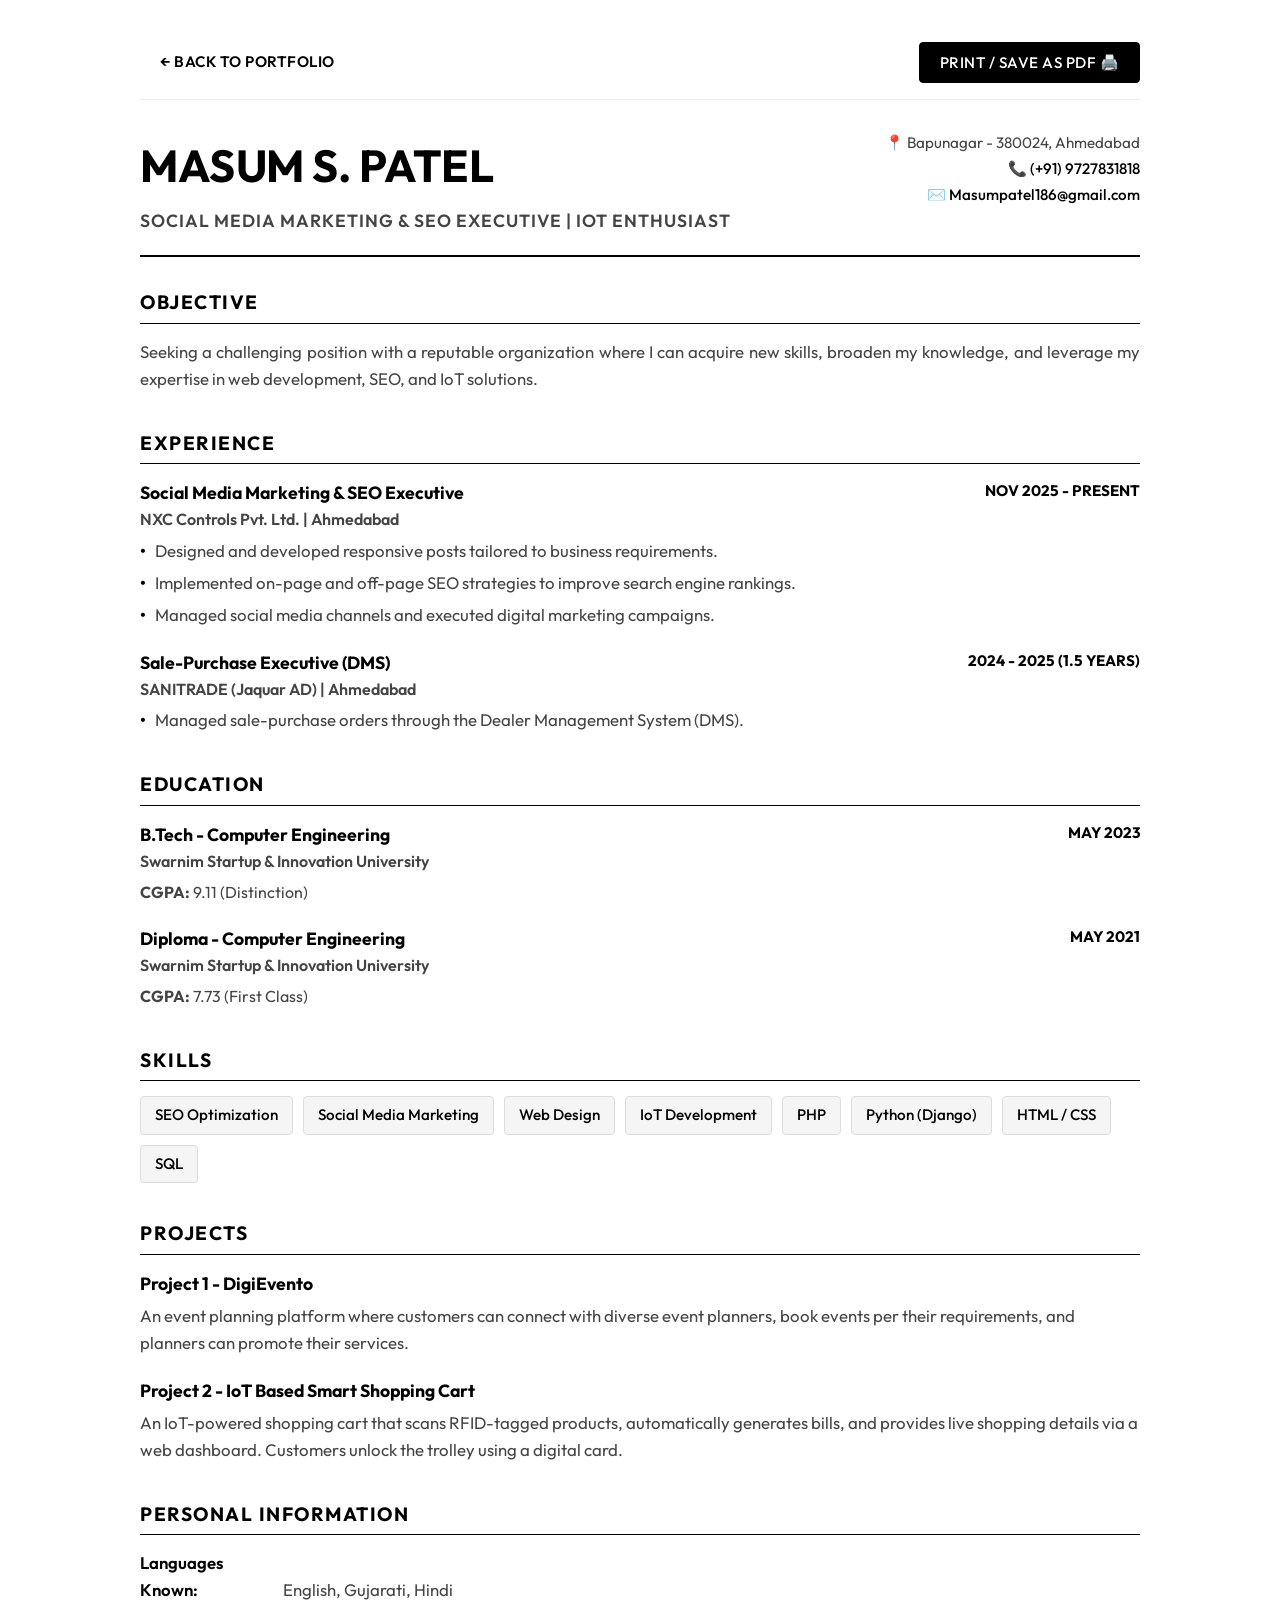
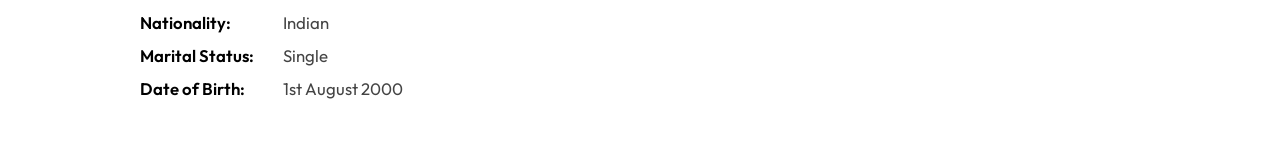
<file: resum.html>
<!DOCTYPE html>
<html lang="en">
<head>
    <meta charset="UTF-8">
    <meta name="viewport" content="width=device-width, initial-scale=1.0">
    <title>Masum S. Patel - Online Resume</title>
    <link href="https://fonts.googleapis.com/css2?family=Outfit:wght@300;400;500;600;700&display=swap" rel="stylesheet">
    <style>
        :root {
            --bg-color: #ffffff;
            --text-main: #000000;
            --text-muted: #444444;
            --border-color: #000000;
        }

        * {
            box-sizing: border-box;
            margin: 0;
            padding: 0;
            font-family: 'Outfit', sans-serif;
        }

        body {
            background-color: var(--bg-color);
            color: var(--text-main);
            line-height: 1.6;
            padding: 40px;
        }

        /* 100% Full Width Resume Container to match standard PDF */
        .resume-container {
            width: 100%;
            max-width: 1000px;
            margin: 0 auto;
            background-color: var(--bg-color);
            padding: 0px;
        }

        /* Header Styles matching professional PDF structure */
        header {
            border-bottom: 2px solid var(--border-color);
            padding-bottom: 20px;
            margin-bottom: 30px;
            display: flex;
            justify-content: space-between;
            align-items: flex-start;
            flex-wrap: wrap;
            gap: 20px;
        }

        .header-left h1 {
            font-size: 2.8rem;
            font-weight: 700;
            letter-spacing: -0.5px;
            text-transform: uppercase;
        }

        .title-tag {
            font-size: 1.1rem;
            color: var(--text-muted);
            margin-top: 5px;
            font-weight: 600;
            text-transform: uppercase;
            letter-spacing: 1px;
        }

        .header-right {
            text-align: right;
            font-size: 0.95rem;
            color: var(--text-muted);
            line-height: 1.7;
        }

        .header-right a {
            color: var(--text-main);
            text-decoration: none;
            font-weight: 500;
        }

        .header-right a:hover {
            text-decoration: underline;
        }

        /* Section Layout matching standard document structure */
        .section-title {
            font-size: 1.2rem;
            color: var(--text-main);
            text-transform: uppercase;
            letter-spacing: 1.5px;
            margin-bottom: 15px;
            font-weight: 700;
            border-bottom: 1px solid var(--border-color);
            padding-bottom: 5px;
        }

        section {
            margin-bottom: 35px;
        }

        p.objective {
            color: var(--text-muted);
            font-size: 1.05rem;
            text-align: justify;
        }

        /* Timeline Items for Experience & Education */
        .timeline-item {
            margin-bottom: 20px;
        }

        .timeline-header {
            display: flex;
            justify-content: space-between;
            font-weight: 700;
            font-size: 1.1rem;
            flex-wrap: wrap;
        }

        .timeline-company {
            color: var(--text-muted);
            font-weight: 600;
            font-size: 1rem;
            margin-bottom: 5px;
        }

        .timeline-date {
            color: var(--text-main);
            font-size: 0.95rem;
            font-weight: 700;
        }

        .timeline-body {
            color: var(--text-muted);
            margin-top: 5px;
            list-style: none;
            padding-left: 0;
        }

        .timeline-body li {
            margin-bottom: 5px;
            position: relative;
            padding-left: 15px;
            font-size: 1.05rem;
        }

        .timeline-body li::before {
            content: "•";
            position: absolute;
            left: 0;
            color: var(--text-main);
            font-weight: bold;
        }

        /* Skills Layout */
        .skills-grid {
            display: flex;
            flex-wrap: wrap;
            gap: 10px;
        }

        .skill-tag {
            background-color: #f5f5f5;
            border: 1px solid #dddddd;
            padding: 6px 14px;
            font-size: 0.95rem;
            font-weight: 500;
            border-radius: 4px;
            color: var(--text-main);
        }

        /* Top Action Bar (hidden during printing) */
        .actions {
            width: 100%;
            max-width: 1000px;
            margin: 0 auto 30px auto;
            display: flex;
            justify-content: space-between;
            align-items: center;
            border-bottom: 1px solid #eeeeee;
            padding-bottom: 15px;
        }

        .btn {
            background-color: #000000;
            border: 1px solid #000000;
            color: #ffffff;
            padding: 10px 20px;
            border-radius: 4px;
            cursor: pointer;
            text-decoration: none;
            font-size: 0.95rem;
            font-weight: 500;
            text-transform: uppercase;
            letter-spacing: 0.5px;
            transition: all 0.2s;
        }

        .btn:hover {
            background-color: transparent;
            color: #000000;
        }

        .btn-back {
            background: transparent;
            border: none;
            color: var(--text-main);
            font-weight: 600;
        }
        .btn-back:hover {
            text-decoration: underline;
            background: transparent;
            color: var(--text-main);
        }

        .personal-info-row p {
            font-size: 1.05rem;
            color: var(--text-muted);
            margin-bottom: 6px;
        }

        .personal-info-row strong {
            color: var(--text-main);
            font-weight: 600;
            display: inline-block;
            width: 140px;
        }

        /* Print Settings optimization */
        @media print {
            body { padding: 0; background: #ffffff; }
            .actions { display: none !important; }
            .resume-container { max-width: 100%; }
            .skill-tag { background: transparent !important; border: 1px solid #cccccc !important; }
        }

     /* =========================
   MOBILE VIEW
========================= */
@media (max-width: 768px) {

    body{
        padding:12px;
        font-size:12px;
    }

    .resume-container{
        max-width:100%;
    }

    header{
        display:flex;
        flex-direction:row;
        justify-content:space-between;
        align-items:flex-start;
        gap:10px;
    }

    .header-left h1{
        font-size:1.5rem;
    }

    .title-tag{
        font-size:.75rem;
    }

    .header-right{
        text-align:right;
        font-size:.75rem;
        line-height:1.4;
    }

    .section-title{
        font-size:.85rem;
        margin-bottom:8px;
    }

    section{
        margin-bottom:15px;
    }

    .objective,
    .timeline-body li,
    .timeline-body p,
    .personal-info-row p{
        font-size:.78rem;
        line-height:1.4;
    }

    .timeline-header{
        display:flex;
        flex-direction:row;
        justify-content:space-between;
        gap:5px;
        font-size:.85rem;
    }

    .timeline-company{
        font-size:.78rem;
    }

    .timeline-date{
        font-size:.75rem;
    }

    .skill-tag{
        font-size:.72rem;
        padding:4px 8px;
    }

    .personal-info-row strong{
        width:120px;
    }

    .actions{
        flex-direction:column;
        gap:10px;
    }

    .btn{
        width:100%;
        text-align:center;
    }
}


/* =========================
   PDF / PRINT - SINGLE PAGE
========================= */
@media print {

    @page{
        size:A4;
        margin:8mm;
    }

    body{
        padding:0;
        zoom:0.82;
        background:#fff;
    }

    .actions{
        display:none !important;
    }

    .resume-container{
        max-width:100%;
        width:100%;
    }

    section{
        margin-bottom:12px;
        page-break-inside:avoid;
    }

    .timeline-item{
        margin-bottom:10px;
        page-break-inside:avoid;
    }

    .header-left h1{
        font-size:24px;
    }

    .title-tag{
        font-size:11px;
    }

    .objective,
    .timeline-body li,
    .personal-info-row p{
        font-size:11px;
        line-height:1.3;
    }

    .section-title{
        font-size:12px;
        margin-bottom:8px;
    }

    .skill-tag{
        font-size:10px;
        padding:3px 8px;
        background:transparent !important;
        border:1px solid #ccc !important;
    }

    *{
        page-break-inside:avoid;
    }
}
    </style>
</head>
<body>

    <!-- TOP ACTION NAVIGATION -->
    <div class="actions">
        <a href="index.html" class="btn btn-back">← Back to Portfolio</a>
        <button onclick="window.print()" class="btn">Print / Save as PDF 🖨️</button>
    </div>

    <!-- MAIN RESUME BOX (100% WIDTH / WHITE BACKGROUND) -->
    <div class="resume-container">
        
        <!-- HEADER -->
        <header>
            <div class="header-left">
                <h1>MASUM S. PATEL</h1>
                <div class="title-tag">Social Media Marketing & SEO Executive | IoT Enthusiast</div>
            </div>
            <div class="header-right">
                <p>📍 Bapunagar - 380024, Ahmedabad</p>
                <p>📞 <a href="tel:+919727831818">(+91) 9727831818</a></p>
                <p>✉️ <a href="mailto:Masumpatel186@gmail.com">Masumpatel186@gmail.com</a></p>
            </div>
        </header>

        <!-- OBJECTIVE -->
        <section>
            <div class="section-title">Objective</div>
            <p class="objective">
                Seeking a challenging position with a reputable organization where I can acquire new skills, broaden my knowledge, and leverage my expertise in web development, SEO, and IoT solutions.
            </p>
        </section>

        <!-- EXPERIENCE -->
        <section>
            <div class="section-title">Experience</div>
            
            <div class="timeline-item">
                <div class="timeline-header">
                    <div>Social Media Marketing & SEO Executive</div>
                    <div class="timeline-date">NOV 2025 - PRESENT</div>
                </div>
                <div class="timeline-company">NXC Controls Pvt. Ltd. | Ahmedabad</div>
                <ul class="timeline-body">
                    <li>Designed and developed responsive posts tailored to business requirements.</li>
                    <li>Implemented on-page and off-page SEO strategies to improve search engine rankings.</li>
                    <li>Managed social media channels and executed digital marketing campaigns.</li>
                </ul>
            </div>

            <div class="timeline-item">
                <div class="timeline-header">
                    <div>Sale-Purchase Executive (DMS)</div>
                    <div class="timeline-date">2024 - 2025 (1.5 YEARS)</div>
                </div>
                <div class="timeline-company">SANITRADE (Jaquar AD) | Ahmedabad</div>
                <ul class="timeline-body">
                    <li>Managed sale-purchase orders through the Dealer Management System (DMS).</li>
                </ul>
            </div>
        </section>

        <!-- EDUCATION -->
        <section>
            <div class="section-title">Education</div>

            <div class="timeline-item">
                <div class="timeline-header">
                    <div>B.Tech - Computer Engineering</div>
                    <div class="timeline-date">MAY 2023</div>
                </div>
                <div class="timeline-company">Swarnim Startup & Innovation University</div>
                <p class="timeline-body"><strong>CGPA:</strong> 9.11 (Distinction)</p>
            </div>

            <div class="timeline-item">
                <div class="timeline-header">
                    <div>Diploma - Computer Engineering</div>
                    <div class="timeline-date">MAY 2021</div>
                </div>
                <div class="timeline-company">Swarnim Startup & Innovation University</div>
                <p class="timeline-body"><strong>CGPA:</strong> 7.73 (First Class)</p>
            </div>
        </section>

        <!-- SKILLS -->
        <section>
            <div class="section-title">Skills</div>
            <div class="skills-grid">
                <div class="skill-tag">SEO Optimization</div>
                <div class="skill-tag">Social Media Marketing</div>
                <div class="skill-tag">Web Design</div>
                <div class="skill-tag">IoT Development</div>
                <div class="skill-tag">PHP</div>
                <div class="skill-tag">Python (Django)</div>
                <div class="skill-tag">HTML / CSS</div>
                <div class="skill-tag">SQL</div>
            </div>
        </section>

        <!-- PROJECTS -->
        <section>
            <div class="section-title">Projects</div>

            <div class="timeline-item">
                <div class="timeline-header">
                    <div>Project 1 - DigiEvento</div>
                </div>
                <p class="timeline-body" style="color: var(--text-muted); margin-top: 5px; font-size: 1.05rem;">
                    An event planning platform where customers can connect with diverse event planners, book events per their requirements, and planners can promote their services.
                </p>
            </div>

            <div class="timeline-item">
                <div class="timeline-header">
                    <div>Project 2 - IoT Based Smart Shopping Cart</div>
                </div>
                <p class="timeline-body" style="color: var(--text-muted); margin-top: 5px; font-size: 1.05rem;">
                    An IoT-powered shopping cart that scans RFID-tagged products, automatically generates bills, and provides live shopping details via a web dashboard. Customers unlock the trolley using a digital card.
                </p>
            </div>
        </section>

        <!-- PERSONAL INFO -->
        <section style="margin-bottom: 0;">
            <div class="section-title">Personal Information</div>
            <div class="personal-info-row">
                <p><strong>Languages Known:</strong> English, Gujarati, Hindi</p>
                <p><strong>Nationality:</strong> Indian</p>
                <p><strong>Marital Status:</strong> Single</p>
                <p><strong>Date of Birth:</strong> 1st August 2000</p>
            </div>
        </section>
    </div>

</body>
</html>
</file>
